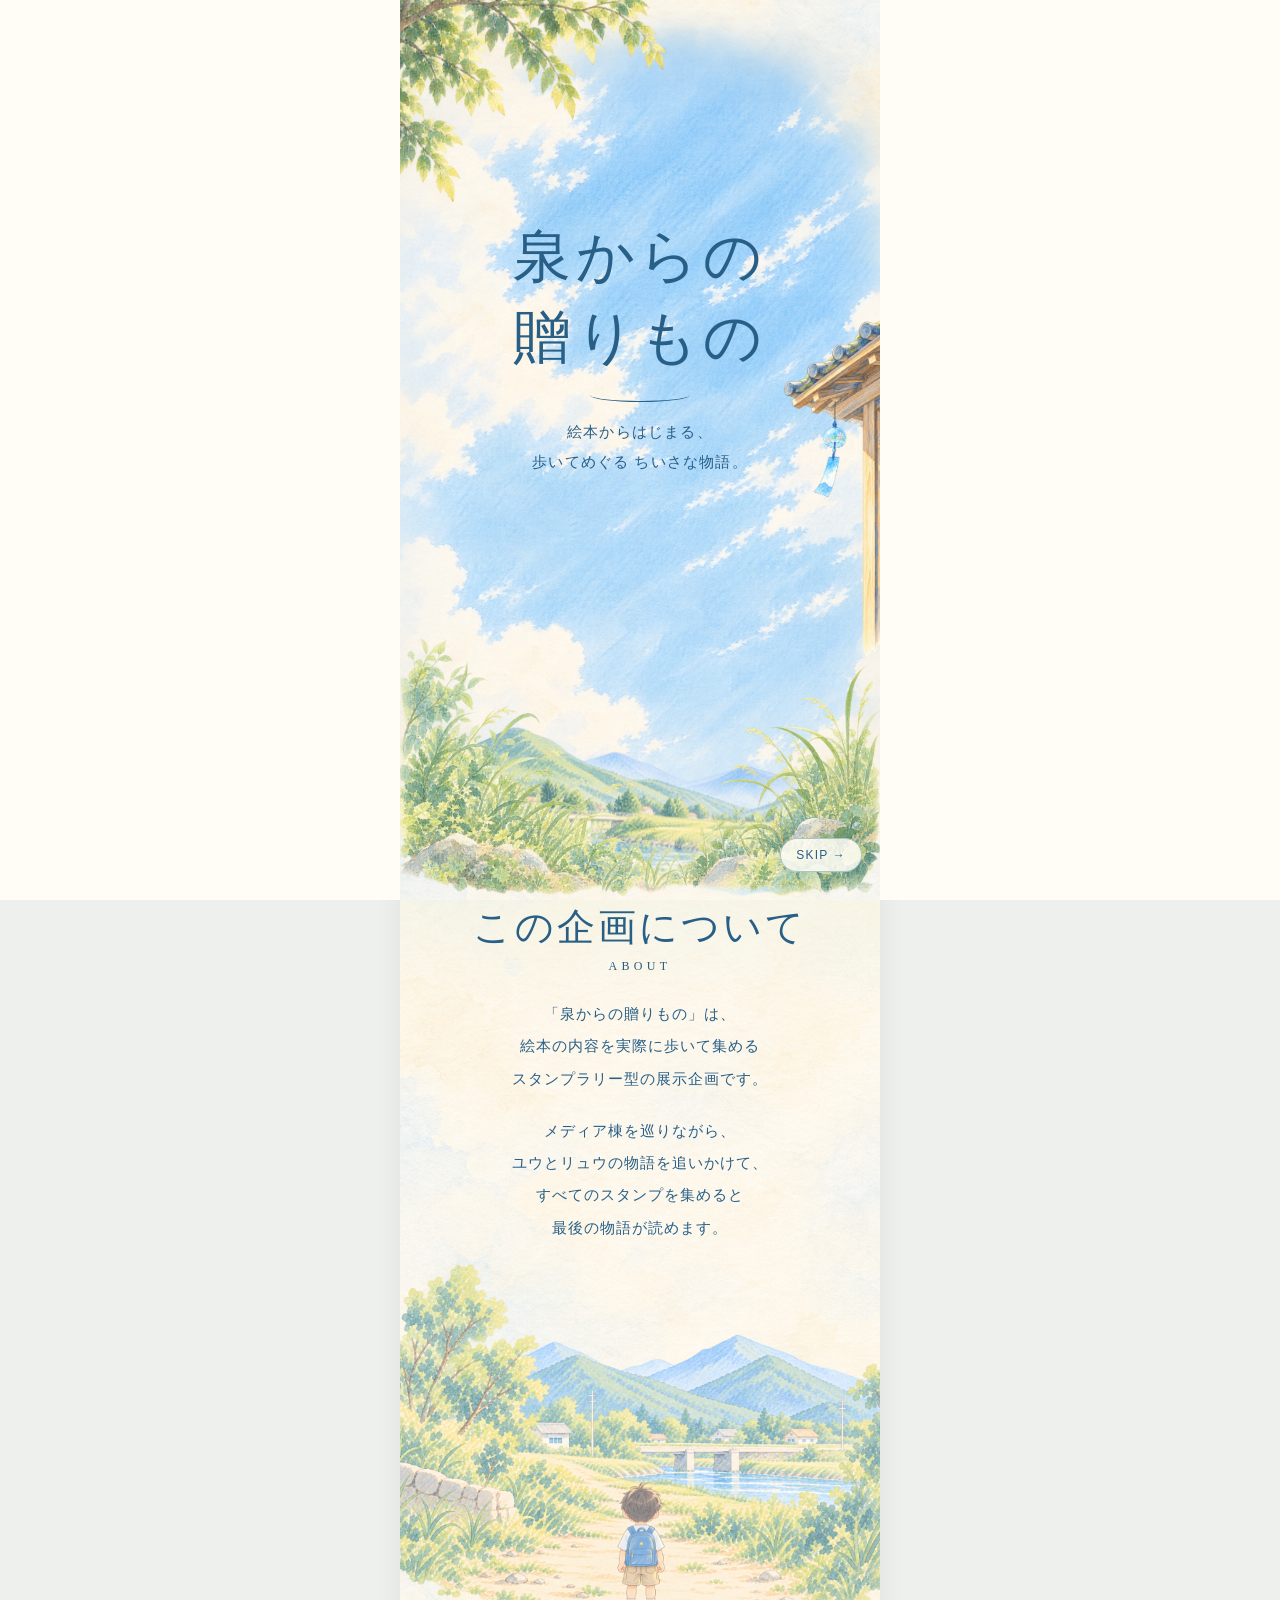
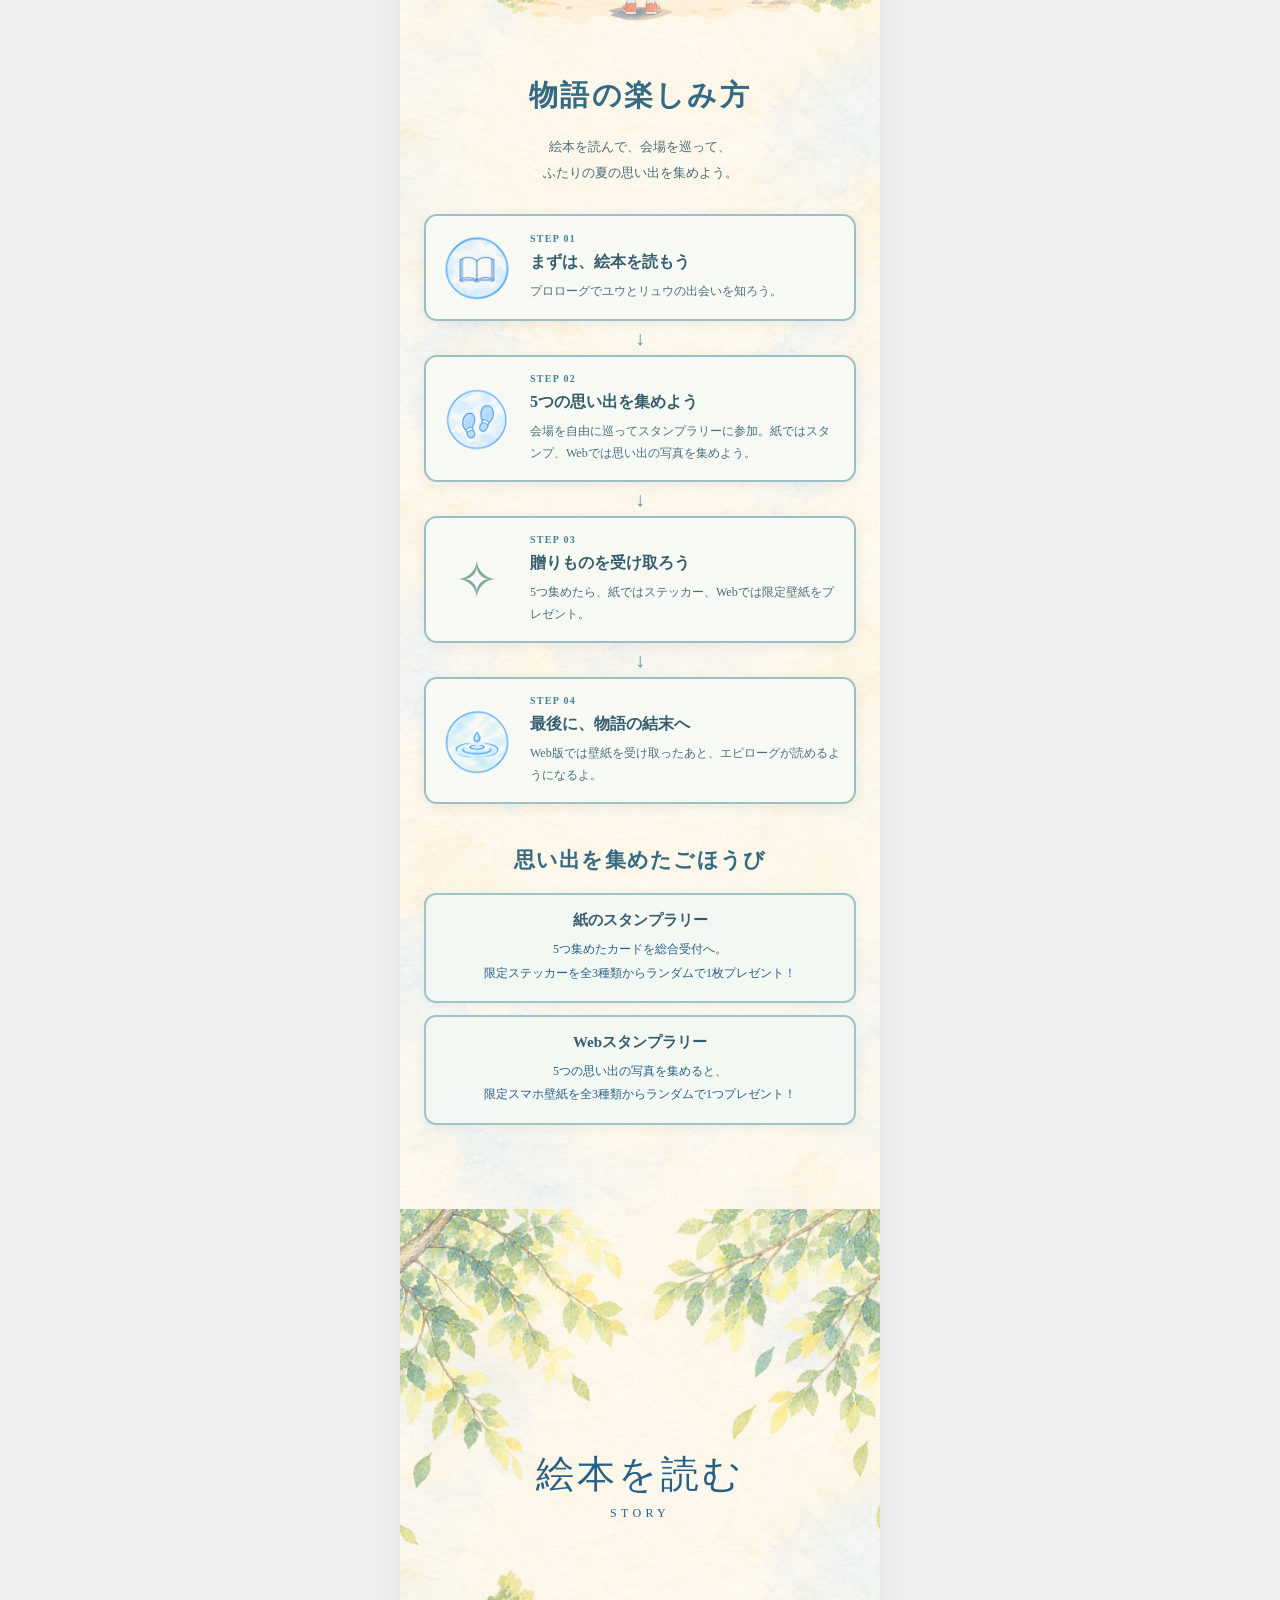
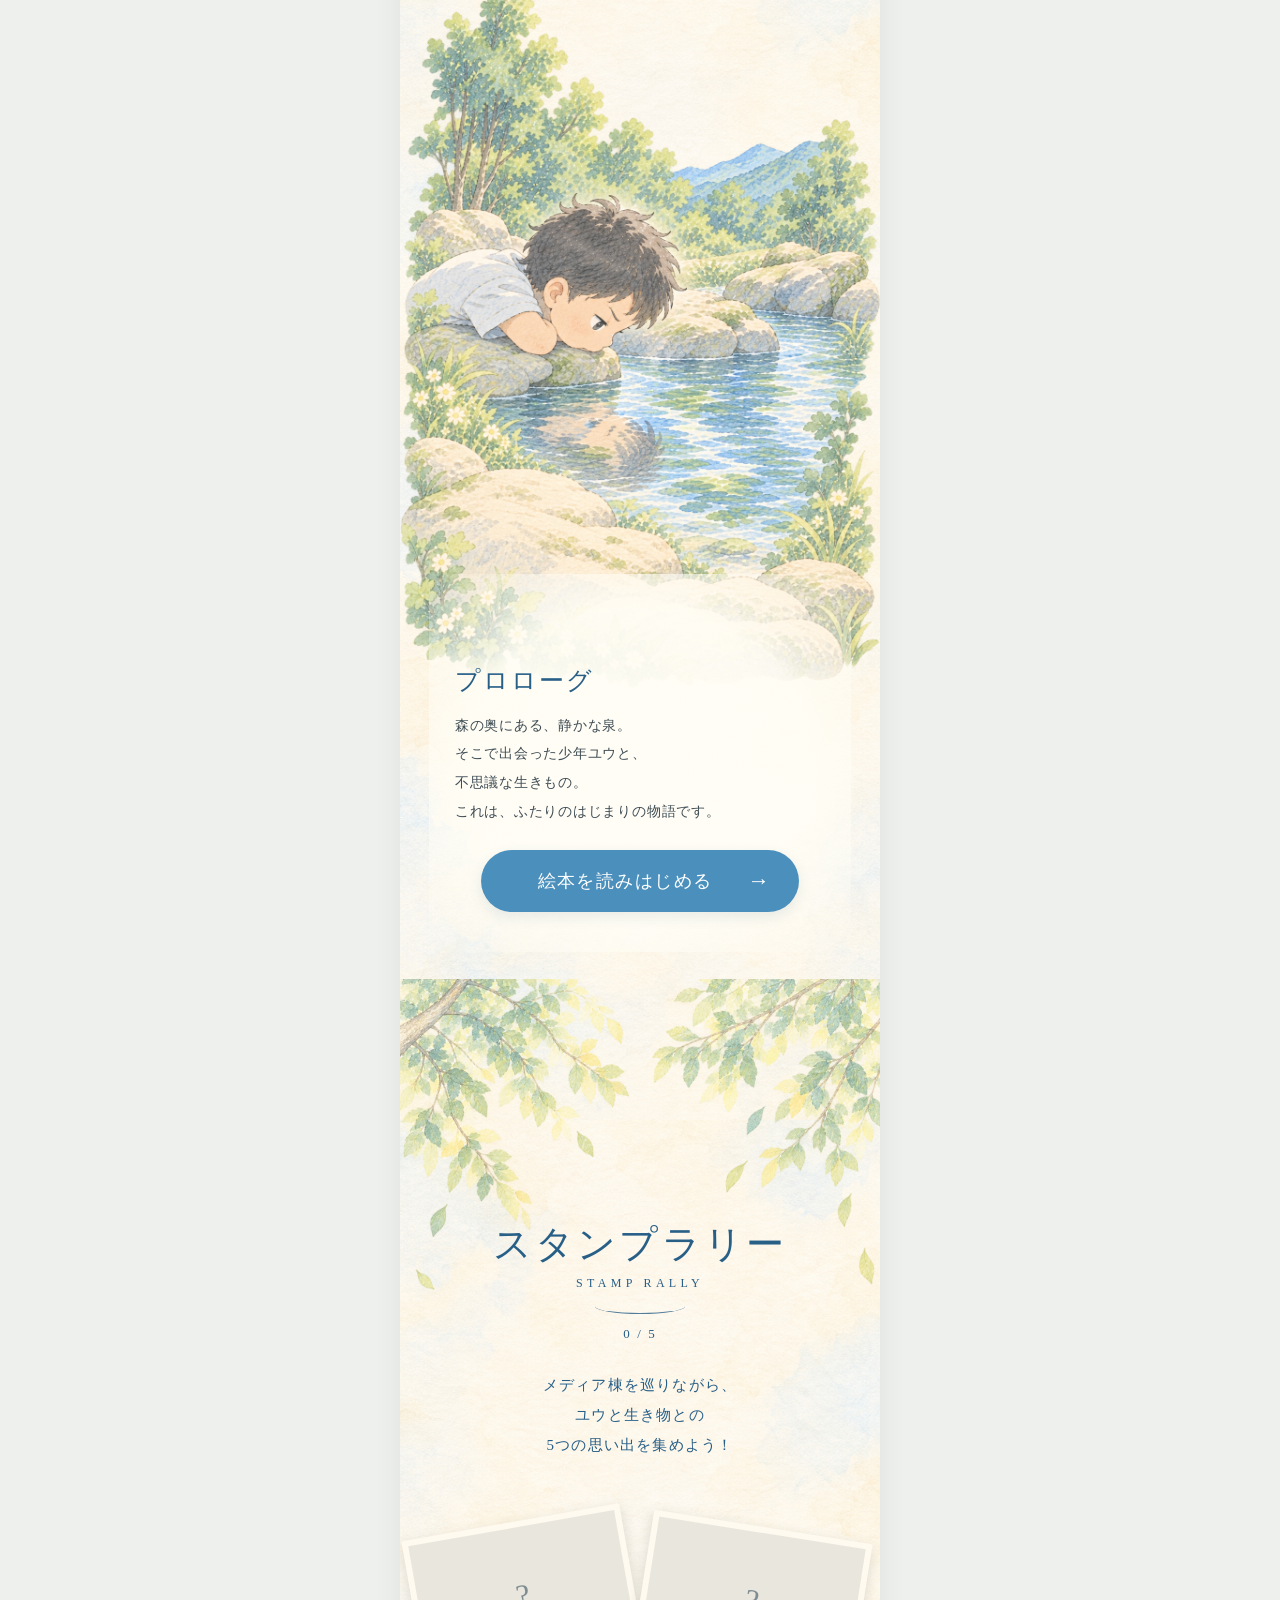
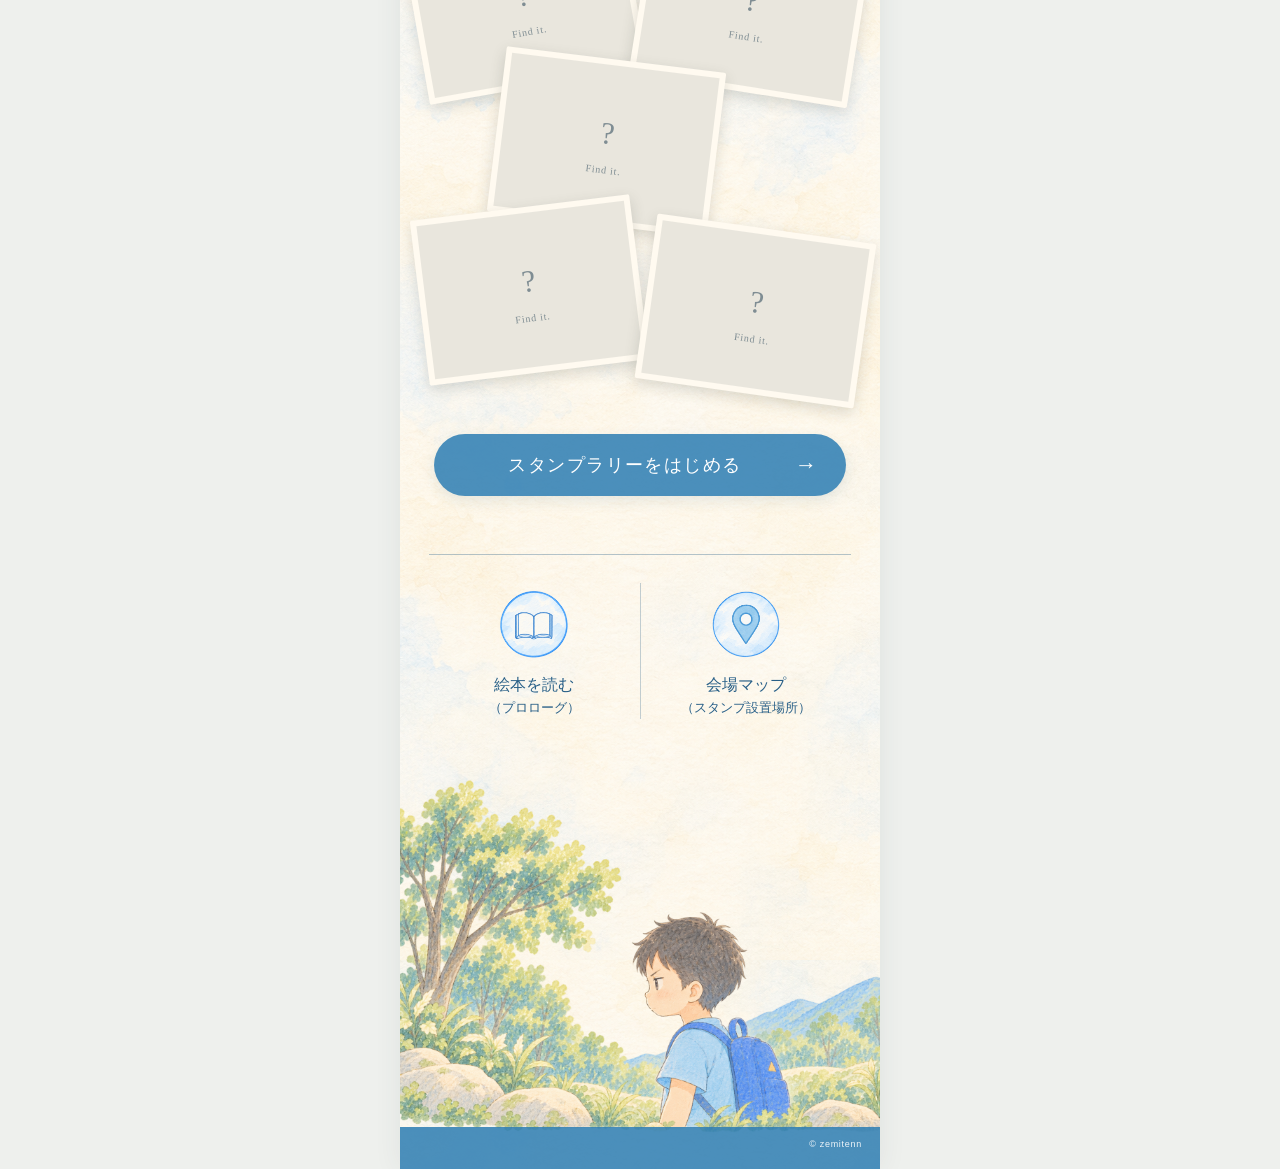
<file: index.html>
<!doctype html>
<html lang="ja">
  <head>
    <meta charset="UTF-8" />
    <meta name="viewport" content="width=device-width, initial-scale=1.0" />
    <title>泉からの贈りもの</title>
    <link rel="stylesheet" href="CSS/style.css?v=opening2" />
  </head>

  <body>
    <div class="opening-screen" id="opening-screen" aria-label="泉からの贈りもの オープニング">
      <div class="opening-art">
        <img src="images/sky1.png" class="opening-sky" alt="" />
        <img src="images/leaf1.png" class="opening-leaf" alt="" />
        <img src="images/huurinn.png" class="opening-windchime" alt="" />
        <div class="opening-title"><h2>泉からの<br />贈りもの</h2><span class="opening-rule"></span><p>絵本からはじまる、<br />歩いてめぐる ちいさな物語。</p></div>
        <div class="opening-landscape"><img src="images/mountain1.png" alt="" /><img src="images/grass.png" alt="" /></div>
      </div>
      <button type="button" class="opening-skip" id="opening-skip">SKIP →</button>
    </div>
    <header class="site-header" id="site-header"><a href="index.html" class="header-brand">泉からの贈りもの<small>IZUMI NO OKURIMONO</small></a></header>
    <button
      class="menu-toggle"
      type="button"
      aria-label="メニューを開く"
      aria-expanded="false"
    >
      <span></span><span></span><span></span>
    </button>

    <div class="menu-overlay" aria-hidden="true">
      <nav class="menu-panel" aria-label="メインメニュー">
        <a href="#top">TOP</a>
        <a href="#about">この企画について</a>
        <a href="story.html">絵本を読む</a>
        <a href="stamp.html">スタンプラリー</a>
        <a href="map.html">会場マップ</a>
      </nav>
    </div>

    <main class="site">
      <!-- TOP: ポスタービジュアルをそのまま表示 -->
      <section id="top" class="page-section poster-top-section">
        <img src="images/top-keyvisual.png" class="poster-top-image" alt="泉のほとりで優とリュウが水面を覗き込む。あの泉には、忘れられない夏がある。" />
        <div class="poster-scroll" aria-hidden="true">SCROLL <span>↓</span></div>
      </section>

      <!-- ABOUT -->
      <section id="about" class="page-section about-section">
        <img src="images/leaf2.png" class="decor about-leaf" alt="" />
        <img src="images/leaf2.5.png" class="decor about-leaf-right" alt="" />

        <div class="section-heading about-heading">
          <h2>この企画について</h2>
          <p class="english-title">ABOUT</p>
        </div>

        <div class="about-text">
          <p>
            「泉からの贈りもの」は、<br />
            絵本の内容を実際に歩いて集める<br />
            スタンプラリー型の展示企画です。
          </p>

          <p>
            メディア棟を巡りながら、<br />
            ユウとリュウの物語を追いかけて、<br />
            すべてのスタンプを集めると<br />
            最後の物語が読めます。
          </p>
        </div>

        <div class="about-scene">
          <img src="images/mountain2.png" class="about-mountain" alt="" />
          <img src="images/yuu_back.png" class="about-yuu" alt="" />
        </div>

        <div class="experience">
          <h3>物語の楽しみ方</h3>
          <p class="experience-lead">絵本を読んで、会場を巡って、<br />ふたりの夏の思い出を集めよう。</p>
          <div class="experience-steps">
            <a class="experience-step" href="story.html"><img src="images/book.png" alt="" /><span><small>STEP 01</small><strong>まずは、絵本を読もう</strong><em>プロローグでユウとリュウの出会いを知ろう。</em></span></a>
            <div class="experience-arrow" aria-hidden="true">↓</div>
            <a class="experience-step" href="stamp.html"><img src="images/footprints.png" alt="" /><span><small>STEP 02</small><strong>5つの思い出を集めよう</strong><em>会場を自由に巡ってスタンプラリーに参加。紙ではスタンプ、Webでは思い出の写真を集めよう。</em></span></a>
            <div class="experience-arrow" aria-hidden="true">↓</div>
            <div class="experience-step"><span class="experience-symbol" aria-hidden="true">✧</span><span><small>STEP 03</small><strong>贈りものを受け取ろう</strong><em>5つ集めたら、紙ではステッカー、Webでは限定壁紙をプレゼント。</em></span></div>
            <div class="experience-arrow" aria-hidden="true">↓</div>
            <div class="experience-step"><img src="images/fountain.png" alt="" /><span><small>STEP 04</small><strong>最後に、物語の結末へ</strong><em>Web版では壁紙を受け取ったあと、エピローグが読めるようになるよ。</em></span></div>
          </div>
          <div class="experience-gifts">
            <h4>思い出を集めたごほうび</h4>
            <div class="experience-gift"><strong>紙のスタンプラリー</strong><p>5つ集めたカードを総合受付へ。<br />限定ステッカーを全3種類からランダムで1枚プレゼント！</p></div>
            <div class="experience-gift"><strong>Webスタンプラリー</strong><p>5つの思い出の写真を集めると、<br />限定スマホ壁紙を全3種類からランダムで1つプレゼント！</p></div>
          </div>
        </div>

        
      </section>

      <!-- STORY -->
      <section id="story" class="page-section story-section">
        <img src="images/leaf5.png" class="story-leaf35" alt="" />

        <div class="section-heading story-heading">
          <h2>絵本を読む</h2>
          <p class="english-title">STORY</p>
        </div>

        <img
          src="images/yuu_mizu.png"
          class="story-main-image"
          alt="泉を覗き込むユウ"
        />

        <div class="story-copy">
          <h3>プロローグ</h3>
          <p>
            森の奥にある、静かな泉。<br />
            そこで出会った少年ユウと、<br />
            不思議な生きもの。<br />
            これは、ふたりのはじまりの物語です。
          </p>

          <a href="story.html" class="main-button">
            <span>絵本を読みはじめる</span><span class="arrow">→</span>
          </a>
        </div>
      </section>

      <!-- STAMP RALLY -->
      <section id="stamp" class="page-section stamp-section">
        <img src="images/leaf5.png" class="decor stamp-leaf" alt="" />

        <div class="section-heading stamp-heading">
          <h2>スタンプラリー</h2>
          <p class="english-title">STAMP RALLY</p>
          <div class="water-line small"></div>
        </div>

        <p class="stamp-progress-top" aria-live="polite">
          <span id="topStampCount">0</span> / 5
        </p>

        <p class="stamp-intro">
          メディア棟を巡りながら、<br />
          ユウと生き物との<br />
          5つの思い出を集めよう！
        </p>

        <div class="stamp-grid">
          <div class="stamp-item" data-stamp="1">
            <img src="images/memory1.jpg" alt="縁側のきゅうり" />
          </div>
          <div class="stamp-item" data-stamp="2">
            <img src="images/memory2.jpg" alt="夏の虫とり" />
          </div>
          <div class="stamp-item" data-stamp="3">
            <img src="images/memory3.jpg" alt="川での魚釣り" />
          </div>
          <div class="stamp-item" data-stamp="4">
            <img src="images/memory4.jpg" alt="どろんこ遊び" />
          </div>
          <div class="stamp-item" data-stamp="5">
            <img src="images/memory5.jpg" alt="木陰のお昼寝" />
          </div>
        </div>

        <a href="stamp.html" class="main-button stamp-button">
          <span>スタンプラリーをはじめる</span><span class="arrow">→</span>
        </a>

        <div class="sub-navigation">
          <a href="story.html">
            <img src="images/book.png" alt="" />
            <strong>絵本を読む</strong><small>（プロローグ）</small>
          </a>
          <a href="map.html">
            <img src="images/map.png" alt="" />
            <strong>会場マップ</strong><small>（スタンプ設置場所）</small>
          </a>
        </div>

        <img
          src="images/yuu_sita.png"
          class="stamp-bottom-scene"
          alt="山道を歩くユウ"
        />
      </section>

      <footer class="site-footer">
        <p class="footer-copy">© zemitenn</p>
      </footer>
    </main>

    <script src="js/main.js?v=opening2"></script>
  </body>
</html>
</file>
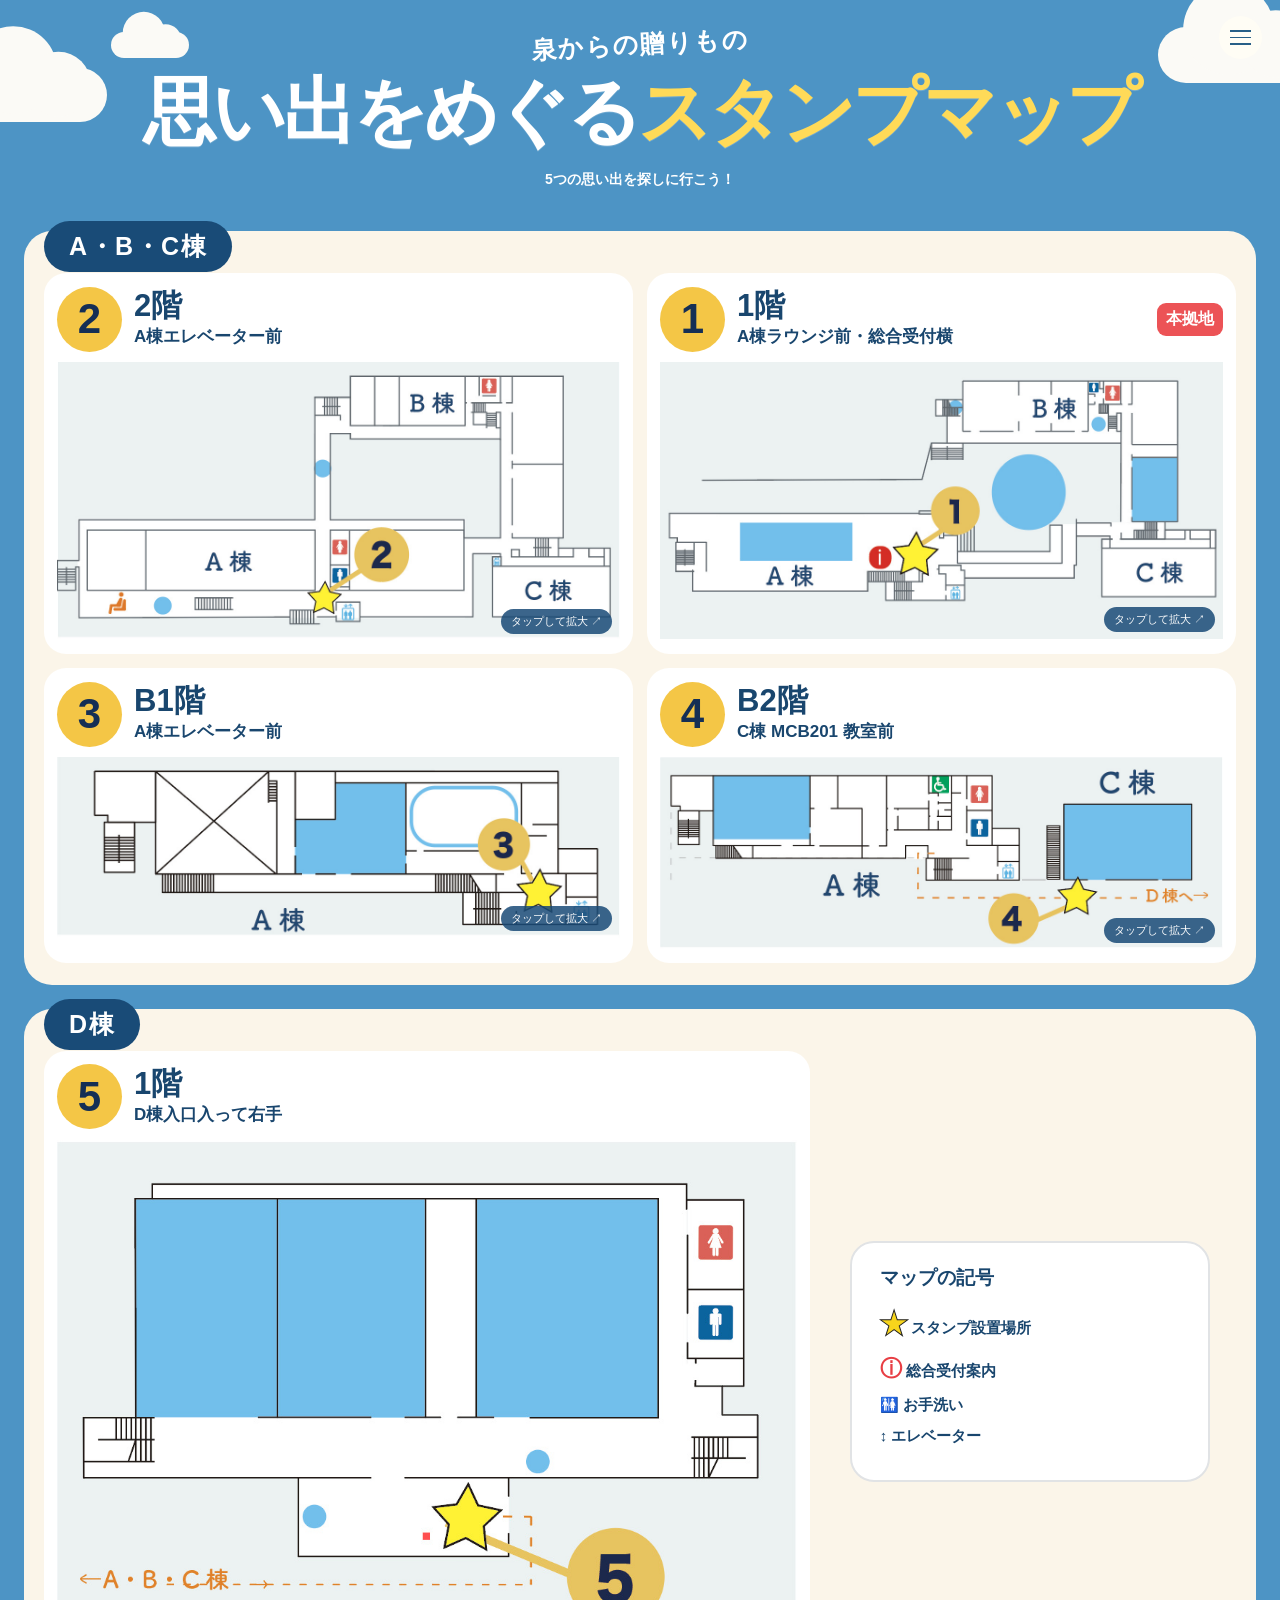
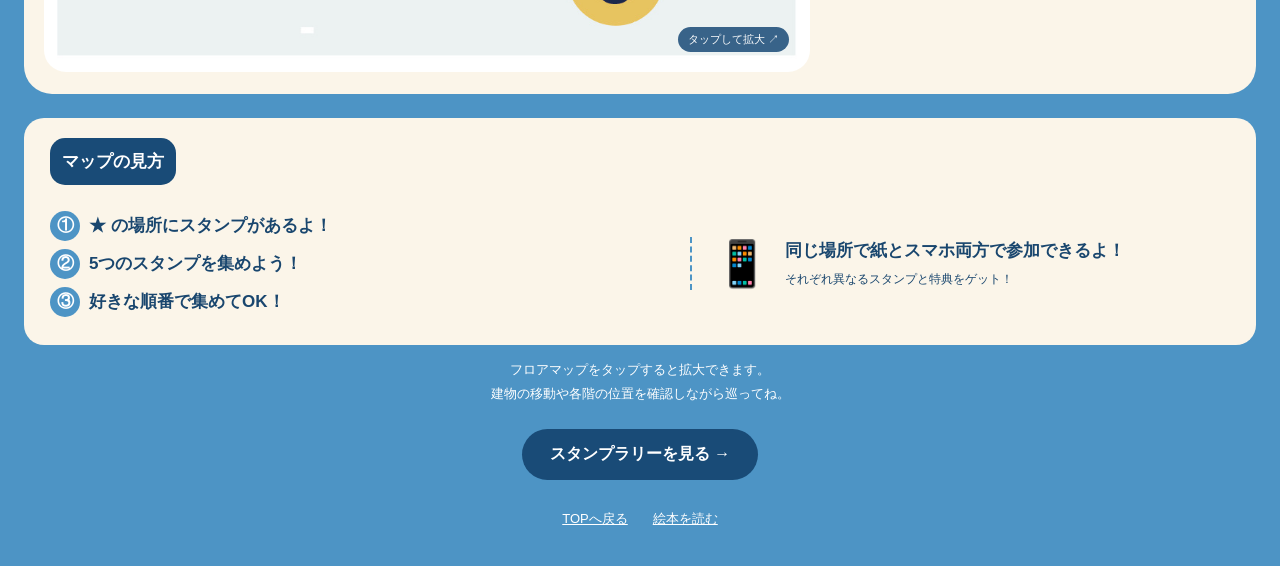
<file: map.html>
<!doctype html><html lang="ja"><head><meta charset="utf-8"><meta name="viewport" content="width=device-width,initial-scale=1"><title>思い出をめぐるスタンプマップ｜泉からの贈りもの</title><link rel="stylesheet" href="CSS/map.css"></head><body>
<button class="menu-toggle" type="button" aria-label="メニューを開く" aria-expanded="false"><span></span><span></span><span></span></button><div class="menu-overlay" aria-hidden="true"><nav class="menu-panel" aria-label="メインメニュー"><a href="index.html#top">TOP</a><a href="index.html#about">この企画について</a><a href="story.html">絵本を読む</a><a href="stamp.html">スタンプラリー</a><a href="map.html">会場マップ</a></nav></div>
<main class="map-main"><header class="sky"><span class="cloud cloud-a"></span><span class="cloud cloud-b"></span><span class="cloud cloud-c"></span><p class="eyebrow">泉からの贈りもの</p><h1>思い出をめぐる<span>スタンプマップ</span></h1><p class="sky-caption">5つの思い出を探しに行こう！</p></header>
<div class="map-content"><section class="building"><h2>A・B・C棟</h2><div class="spot-grid"><article class="spot"><div class="spot-heading"><span class="spot-num">2</span><div><h3>2階</h3><p>A棟エレベーター前</p></div></div><button class="map-image" type="button" data-full="images/venue/abc_2f.jpg" aria-label="スポット2のマップを拡大"><img loading="lazy" src="images/venue/abc_2f.jpg" alt="スタンプ2の場所を星印で示した2階のフロアマップ"><span class="zoom-hint">タップして拡大 <span aria-hidden="true">↗</span></span></button></article><article class="spot"><div class="spot-heading"><span class="spot-num">1</span><div><h3>1階</h3><p>A棟ラウンジ前・総合受付横</p></div><span class="home-label">本拠地</span></div><button class="map-image" type="button" data-full="images/venue/abc_1f.jpg" aria-label="スポット1のマップを拡大"><img loading="lazy" src="images/venue/abc_1f.jpg" alt="スタンプ1の場所を星印で示した1階のフロアマップ"><span class="zoom-hint">タップして拡大 <span aria-hidden="true">↗</span></span></button></article><article class="spot"><div class="spot-heading"><span class="spot-num">3</span><div><h3>B1階</h3><p>A棟エレベーター前</p></div></div><button class="map-image" type="button" data-full="images/venue/b_1f.jpg" aria-label="スポット3のマップを拡大"><img loading="lazy" src="images/venue/b_1f.jpg" alt="スタンプ3の場所を星印で示したB1階のフロアマップ"><span class="zoom-hint">タップして拡大 <span aria-hidden="true">↗</span></span></button></article><article class="spot"><div class="spot-heading"><span class="spot-num">4</span><div><h3>B2階</h3><p>C棟 MCB201 教室前</p></div></div><button class="map-image" type="button" data-full="images/venue/b_2f.jpg" aria-label="スポット4のマップを拡大"><img loading="lazy" src="images/venue/b_2f.jpg" alt="スタンプ4の場所を星印で示したB2階のフロアマップ"><span class="zoom-hint">タップして拡大 <span aria-hidden="true">↗</span></span></button></article></div></section><section class="building"><h2>D棟</h2><div class="spot-grid spot-grid-d"><article class="spot"><div class="spot-heading"><span class="spot-num">5</span><div><h3>1階</h3><p>D棟入口入って右手</p></div></div><button class="map-image" type="button" data-full="images/venue/d_1f.jpg" aria-label="スポット5のマップを拡大"><img loading="lazy" src="images/venue/d_1f.jpg" alt="スタンプ5の場所を星印で示した1階のフロアマップ"><span class="zoom-hint">タップして拡大 <span aria-hidden="true">↗</span></span></button></article><aside class="legend"><h3>マップの記号</h3><p><span class="legend-star">★</span> スタンプ設置場所</p><p><span class="legend-info">ⓘ</span> 総合受付案内</p><p>🚻 お手洗い</p><p>↕ エレベーター</p></aside></div></section>
<section class="guide"><h2>マップの見方</h2><div class="guide-grid"><p><b>①</b><span><strong>★ の場所</strong>にスタンプがあるよ！</span></p><p><b>②</b><span>5つのスタンプを集めよう！</span></p><p><b>③</b><span>好きな順番で集めてOK！</span></p></div><div class="guide-web"><span aria-hidden="true">📱</span><div><strong>同じ場所で紙とスマホ両方で参加できるよ！</strong><small>それぞれ異なるスタンプと特典をゲット！</small></div></div></section>
<p class="foot-note">フロアマップをタップすると拡大できます。<br>建物の移動や各階の位置を確認しながら巡ってね。</p><a class="cta" href="stamp.html">スタンプラリーを見る →</a><nav class="bottom-links"><a href="index.html">TOPへ戻る</a><a href="story.html">絵本を読む</a></nav></div></main>
<div id="zoom" class="lightbox" hidden role="dialog" aria-modal="true" aria-label="会場マップの拡大表示"><button id="zoomClose" class="close" type="button" aria-label="閉じる">×</button><div class="zoom-scroller"><img id="zoomImage" alt="拡大した会場マップ"></div><p>指で拡大・スクロールして確認できます</p></div><script src="js/main.js"></script><script src="js/map.js"></script></body></html>
</file>
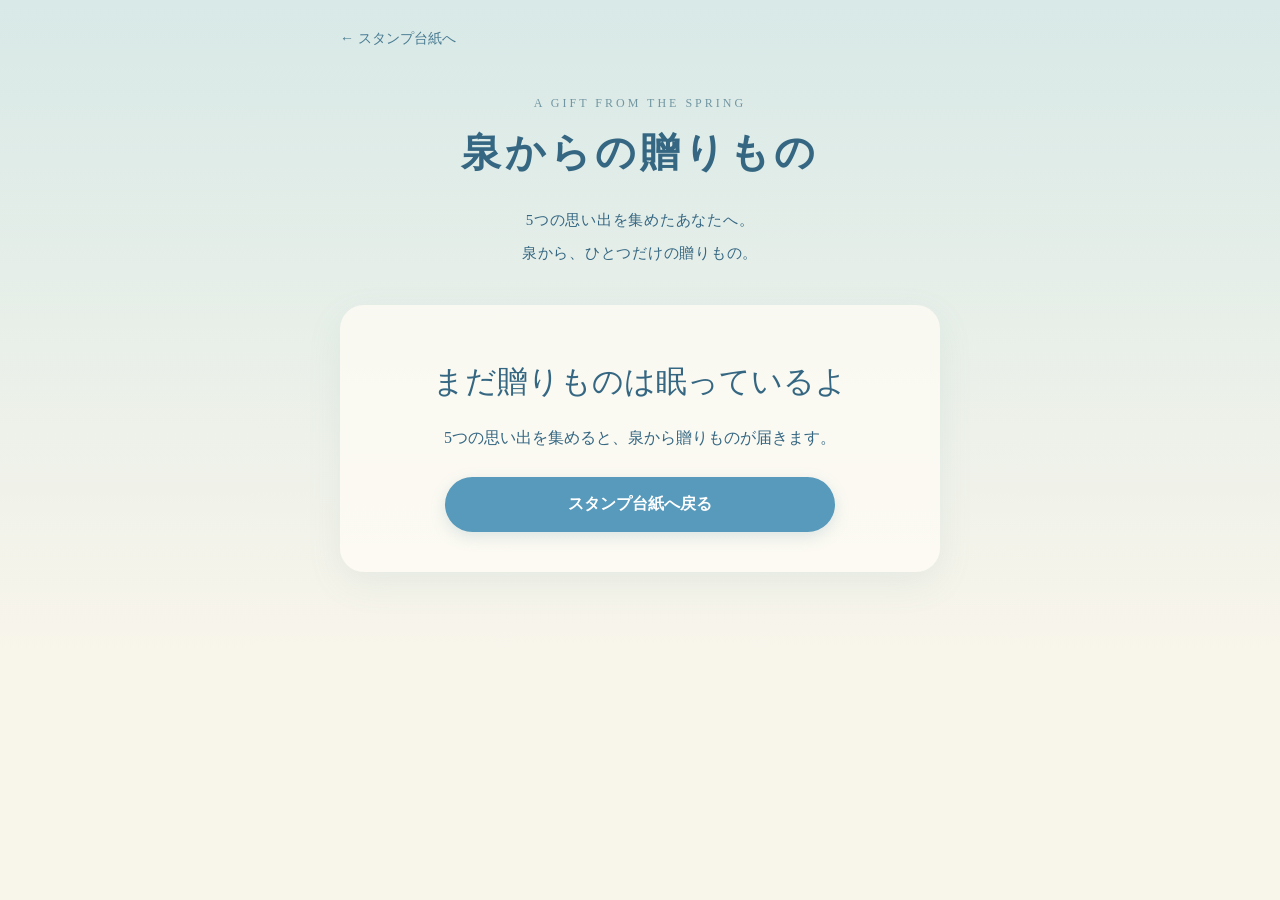
<file: reward.html>
<!doctype html>
<html lang="ja"><head><meta charset="utf-8"><meta name="viewport" content="width=device-width, initial-scale=1"><title>泉からの贈りもの｜特別な贈りもの</title><link rel="stylesheet" href="CSS/reward.css"></head>
<body><main class="reward-page"><a class="back" href="stamp.html">← スタンプ台紙へ</a><p class="eyebrow">A GIFT FROM THE SPRING</p><h1>泉からの贈りもの</h1><p class="intro" id="intro">5つの思い出を集めたあなたへ。<br>泉から、ひとつだけの贈りもの。</p>
<section id="locked" class="notice" hidden><h2>まだ贈りものは眠っているよ</h2><p>5つの思い出を集めると、泉から贈りものが届きます。</p><a class="action" href="stamp.html">スタンプ台紙へ戻る</a></section>
<section id="draw" class="draw" hidden><div class="spring" aria-hidden="true"><div class="spring-glow"></div><div class="spring-ring ring-a"></div><div class="spring-ring ring-b"></div><div class="spring-center">✦</div></div><p class="hint">水面の向こうに、何かが見える……</p><button id="drawButton" class="action">泉に手を伸ばす <span>✧</span></button></section>
<section id="reveal" class="reveal" hidden aria-live="polite"><div class="spring small" aria-hidden="true"><div class="spring-glow"></div><div class="spring-ring ring-a"></div><div class="spring-ring ring-b"></div><div class="spring-center">✦</div></div><p id="revealText" class="hint">泉がきらきらと輝きはじめた……</p></section>
<section id="result" class="result" hidden><p class="eyebrow">YOUR SPECIAL GIFT</p><h2>あなたへの贈りもの</h2><div class="wallpaper-frame"><img id="wallpaper" alt="当たった限定スマホ壁紙"></div><p class="result-message">この夏の思い出を、いつでもそばに。</p><a id="saveLink" class="action" href="#" download>壁紙を保存する <span>↓</span></a><p class="save-help">iPhoneの場合は、画像を長押しして「写真に保存」してね。<br>保存できないときは画像を開いて長押ししてみてね。</p><div class="epilogue-next"><p>5つの思い出がそろった今、物語の結末へ。</p><a class="action" href="story.html?book=epilogue">最後のお話を読む →</a></div><p class="once">贈りものは一度だけ。もう一度開いても、同じ壁紙を受け取れます。</p></section>
</main><script src="js/reward.js"></script></body></html>
</file>
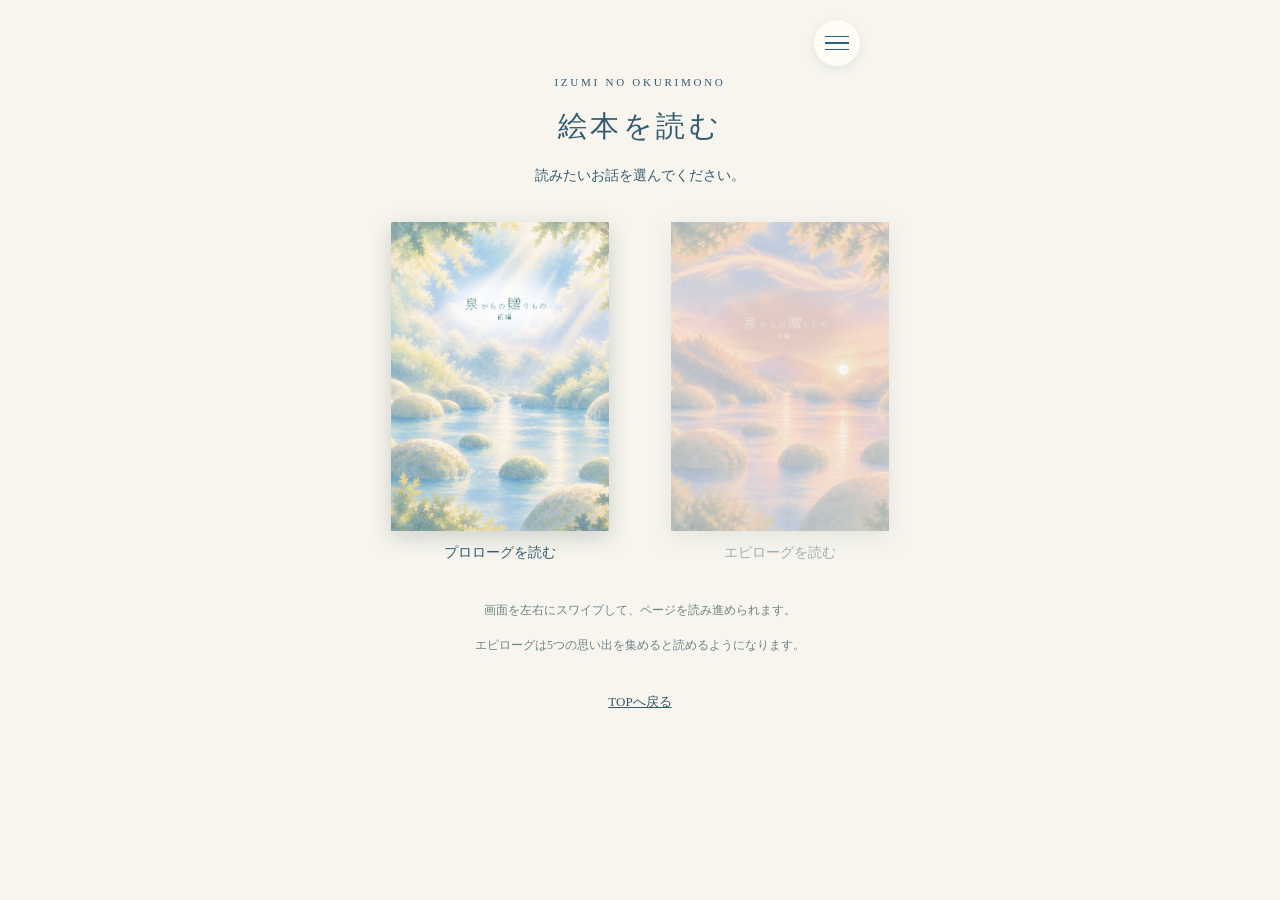
<file: story.html>
<!doctype html><html lang="ja"><head><meta charset="utf-8"><meta name="viewport" content="width=device-width,initial-scale=1,viewport-fit=cover"><title>絵本を読む｜泉からの贈りもの</title><link rel="stylesheet" href="CSS/story.css"></head><body><button class="menu-toggle" type="button" aria-label="メニューを開く" aria-expanded="false"><span></span><span></span><span></span></button><div class="menu-overlay" aria-hidden="true"><nav class="menu-panel" aria-label="メインメニュー"><a href="index.html#top">TOP</a><a href="index.html#about">この企画について</a><a href="story.html">絵本を読む</a><a href="stamp.html">スタンプラリー</a><a href="map.html">会場マップ</a></nav></div><main class="reader-app"><div id="selection" class="selection"><p class="eyebrow">IZUMI NO OKURIMONO</p><h1>絵本を読む</h1><p class="description">読みたいお話を選んでください。</p><div class="books"><button class="book-choice" data-book="prologue"><img src="images/books/prologue/cover.jpg" alt="プロローグの表紙"><span>プロローグを読む</span></button><button class="book-choice" data-book="epilogue"><img src="images/books/epilogue/cover.jpg" alt="エピローグの表紙"><span>エピローグを読む</span></button></div><p class="orientation-note">画面を左右にスワイプして、ページを読み進められます。</p><p id="epilogueLockNote" class="orientation-note" hidden>エピローグは5つの思い出を集めると読めるようになります。</p><a class="backlink" href="index.html">TOPへ戻る</a></div><section id="viewer" class="viewer" hidden aria-label="絵本ビューワー"><div class="book-stage" id="bookStage" aria-live="polite"><div id="spread" class="spread"></div></div><div id="readerHint" class="reader-hint">2本指で拡大・縮小できます。画面タップで操作バーを表示・非表示。</div><div class="toolbar" id="toolbar"><button id="exit" type="button" aria-label="絵本を閉じる">× <span>閉じる</span></button><button id="prev" type="button" aria-label="前のページ">‹</button><span id="counter"></span><button id="next" type="button" aria-label="次のページ">›</button><button id="fullscreen" type="button" aria-label="全画面にする">⛶</button></div><div class="finish" id="finish" hidden><p>物語のつづきは、会場の中に。</p><a href="stamp.html">スタンプラリーへ →</a></div></section></main><script src="js/story.js"></script><script src="js/story-menu.js"></script></body></html>
</file>
<file: CSS/style.css>
*{box-sizing:border-box}
html{scroll-behavior:smooth}
body{
  margin:0;
  background:#eef0ed;
  color:#285f87;
  font-family:"Yu Mincho","Hiragino Mincho ProN","Noto Serif JP",serif;
}
img{max-width:100%}
a{color:inherit}
.site{
  position:relative;
  width:min(100%,480px);
  margin:0 auto;
  overflow:hidden;
  background:#fffdf5 url("../images/bg.png") center top/100% auto repeat-y;
  box-shadow:0 0 26px rgba(45,70,80,.08);
}
.page-section{position:relative;width:100%;overflow:hidden}
.decor{position:absolute;pointer-events:none;z-index:1}
.section-heading{position:relative;z-index:5;text-align:center}
.section-heading h2{margin:0;font-size:clamp(29px,8vw,38px);font-weight:400;letter-spacing:.08em}
.english-title{margin:6px 0 0;font-size:12px;letter-spacing:.36em}
.water-line{width:105px;height:15px;margin:12px auto;border-bottom:1.5px solid rgba(40,95,135,.8);border-radius:50%}
.water-line.small{width:90px;margin-top:8px}
.main-button{
  position:relative;z-index:7;display:flex;align-items:center;justify-content:center;
  width:86%;min-height:62px;margin:24px auto 0;padding:14px 58px 14px 28px;
  border-radius:999px;background:rgba(46,126,180,.86);color:white;text-decoration:none;
  font-size:clamp(15px,4vw,18px);letter-spacing:.08em;box-shadow:0 5px 14px rgba(32,84,120,.10)
}
.main-button .arrow{position:absolute;right:28px;font-size:22px}

/* TOP */
.top-section{
  min-height:960px;
  position:relative;
  overflow:hidden;
}

.top-sky{
  top:0;
  left:0;
  width:100%;
  opacity:.78;
}

/* 左上の葉：前より大きく */
.top-leaf-left{
  top:-18px;
  left:-24px;
  width:72%;
  max-width:none;
  z-index:4;
}

/* 右上の軒＋風鈴：風鈴まで見える位置へ */
.top-huurin{
  top:365px;
  right:-2px;
  width:36%;
  max-width:none;
  z-index:2;
  opacity:.92;
}

/* タイトル・説明 */
.top-text{
  position:relative;
  z-index:7;
  padding-top:220px;
  text-align:center;
}

.top-text h1{
  margin:0;
  font-size:clamp(43px,12vw,58px);
  font-weight:400;
  line-height:1.35;
  letter-spacing:.08em;
}

.top-text h1 span{
  display:block;
}

.top-text p{
  margin:0;
  font-size:15px;
  line-height:2;
  letter-spacing:.10em;
}

/* TOP下部：素材をクロップせずそのまま重ねる */
.top-landscape{
  position:absolute;
  left:0;
  right:0;
  bottom:142px;
  height:400px;
  z-index:3;
  overflow:visible;
}

/* 山・川：object-fit:cover を使わず画像全体を表示 */
.top-mountain{
  position:absolute;
  left:50%;
  bottom:8px;
  width:100%;
  height:auto;
  max-width:none;
  transform:translateX(-50%);
  object-fit:contain;
  object-position:center bottom;
  z-index:2;
}

/* 草：山の手前に重ねる */
.top-grass{
  position:absolute;
  left:50%;
  bottom:0;
  width:100%;
  height:auto;
  max-width:none;
  transform:translateX(-50%);
  object-fit:contain;
  z-index:4;
  pointer-events:none;
}

/* ABOUT */
.about-section{min-height:1120px;padding-top:58px;overflow:visible}
.about-leaf{
  top:-215px;
  left:-18%;
  right:auto;
  width:92%;
  max-width:none;
  opacity:.78;
  z-index:4;
  pointer-events:none;
}
.about-leaf-right{
  top:-235px;
  right:-24%;
  left:auto;
  width:78%;
  max-width:none;
  opacity:.72;
  z-index:4;
  pointer-events:none;
}
.about-heading{position:relative;z-index:5;padding:0 22px;margin-top:-42px}
.about-text{position:relative;z-index:5;margin:24px auto 0;width:88%;text-align:center;font-size:15px;line-height:2.15;letter-spacing:.07em}
.about-text p{margin:0 0 20px}
.about-scene{position:relative;height:390px;margin-top:-8px;z-index:3}
.about-mountain{
  display:block;
  position:relative;
  left:50%;
  width:116%;
  max-width:none;
  height:auto;
  margin:0;
  transform:translateX(-50%);
}
.about-yuu{
  position:absolute;
  left:50%;
  bottom:5%;
  transform:translateX(-50%);
  width:21%;
  max-width:none;
  height:auto;
  z-index:3;
}
.experience{position:relative;z-index:5;padding:28px 20px 54px;text-align:center}
.experience h3{margin:0 0 28px;font-size:22px;font-weight:400;letter-spacing:.08em}
.experience-grid{display:grid;grid-template-columns:repeat(3,1fr);gap:12px}
.experience-grid a{text-decoration:none;font-size:13px}
.experience-grid img{display:block;width:84px;margin:0 auto 10px}
.experience-grid strong,.experience-grid small{display:block;font-weight:400;line-height:1.6}
.about-leaf-bottom{
  display:block;
  position:relative;
  z-index:4;
  width:108%;
  max-width:none;
  height:auto;
  left:50%;
  transform:translateX(-50%);
  margin:-18px 0 -86px;
  opacity:.76;
  pointer-events:none;
}

/* STORY */
.story-section{min-height:1370px;padding-top:0}
.story-leaf35 {
  display: block;
  position: absolute;
  top: 0;
  left: 50%;
  z-index: 4;
  width: 108%;
  max-width: none;
  height: auto;
  transform: translateX(-50%);
  margin: 0;
  opacity: .78;
  pointer-events: none;
}
.story-heading {
  padding-top: 240px;
  margin-bottom: 48px;
}
.story-main-image{position:relative;z-index:3;display:block;width:100%;max-height:760px;object-fit:cover;object-position:center top}
.story-copy{
  position:relative;z-index:5;width:88%;margin:-115px auto 0;padding:90px 26px 40px;
  background:radial-gradient(ellipse at center,rgba(255,253,245,.98) 0%,rgba(255,253,245,.92) 58%,rgba(255,253,245,0) 100%)
}
.story-copy h3{margin:0 0 15px;font-size:25px;font-weight:400;letter-spacing:.08em}
.story-copy p{margin:0;color:#3f4d55;font-size:14px;line-height:2.05;letter-spacing:.055em}

/* STAMP */
.stamp-section{min-height:1600px;padding-top:150px}
.stamp-leaf{top:0;left:0;width:100%;opacity:.65}
.stamp-heading{position:relative;z-index:5}
.stamp-progress-top{position:relative;z-index:5;margin:12px 0 0;text-align:center;font-size:13px;letter-spacing:.16em}
.stamp-intro{position:relative;z-index:5;margin:28px 0 0;text-align:center;font-size:15px;line-height:2;letter-spacing:.08em}
.stamp-grid{
  position:relative;z-index:5;display:grid;grid-template-columns:repeat(6,1fr);
  width:88%;margin:42px auto 0;column-gap:8px;row-gap:16px
}
.stamp-item{
  position:relative;
  aspect-ratio:1;
  border-radius:50%;
  overflow:hidden;
  background:rgba(128,140,146,.16);
  border:1px solid rgba(103,120,128,.16);
}
.stamp-item::before{
  content:"?";
  position:absolute;
  left:50%;top:43%;
  transform:translate(-50%,-50%);
  color:#7f8d93;
  font-size:34px;
  font-family:serif;
  line-height:1;
  z-index:2;
}
.stamp-item::after{
  content:"Find it.";
  position:absolute;
  left:50%;top:67%;
  transform:translate(-50%,-50%);
  color:#7f8d93;
  font-size:10px;
  letter-spacing:.08em;
  white-space:nowrap;
  z-index:2;
}
.stamp-item img{
  width:100%;height:100%;object-fit:contain;
  opacity:0;
}
.stamp-item.is-collected{
  background:transparent;
  border-color:transparent;
}
.stamp-item.is-collected::before,
.stamp-item.is-collected::after{display:none}
.stamp-item.is-collected img{opacity:1}
.stamp-item:nth-child(1){grid-column:1/3}
.stamp-item:nth-child(2){grid-column:3/5}
.stamp-item:nth-child(3){grid-column:5/7}
.stamp-item:nth-child(4){grid-column:2/4}
.stamp-item:nth-child(5){grid-column:4/6}
.stamp-button{margin-top:48px}
.sub-navigation{
  position:relative;z-index:5;display:grid;grid-template-columns:1fr 1fr;
  width:88%;margin:58px auto 0;padding-top:30px;border-top:1px solid rgba(40,95,135,.35)
}
.sub-navigation:after{content:"";position:absolute;top:28px;bottom:0;left:50%;width:1px;background:rgba(40,95,135,.28)}
.sub-navigation a{text-align:center;text-decoration:none;padding:0 16px}
.sub-navigation img{display:block;width:82px;margin:0 auto 10px}
.sub-navigation strong,.sub-navigation small{display:block;font-weight:400;line-height:1.6}
.stamp-bottom-scene{position:absolute;left:0;bottom:0;width:100%;z-index:2}

/* MENU */
.menu-toggle{
  position:fixed;top:20px;right:max(20px,calc((100vw - 480px)/2 + 20px));z-index:1001;
  width:46px;height:46px;padding:10px;border:0;border-radius:50%;background:rgba(255,253,245,.84);
  box-shadow:0 3px 12px rgba(40,95,135,.10);cursor:pointer
}
.menu-toggle span{display:block;width:24px;height:1.5px;margin:5px auto;background:#285f87;transition:.25s}
.menu-toggle.is-open span:nth-child(1){transform:translateY(6.5px) rotate(45deg)}
.menu-toggle.is-open span:nth-child(2){opacity:0}
.menu-toggle.is-open span:nth-child(3){transform:translateY(-6.5px) rotate(-45deg)}
.menu-overlay{position:fixed;inset:0;z-index:1000;display:flex;justify-content:center;visibility:hidden;opacity:0;background:rgba(44,69,79,.16);transition:.25s}
.menu-overlay.is-open{visibility:visible;opacity:1}
.menu-panel{width:min(100%,480px);min-height:100%;padding:105px 42px 40px;background:rgba(255,253,245,.96)}
.menu-panel a{display:block;padding:18px 6px;border-bottom:1px solid rgba(40,95,135,.20);text-align:center;text-decoration:none;font-size:17px;letter-spacing:.10em}
body.menu-open{overflow:hidden}

@media (max-width:380px){
  .top-section{min-height:880px}
  .top-text{padding-top:190px}
  .about-section{min-height:1080px}
  .story-section{min-height:1280px}
  .stamp-section{min-height:1500px}
  .experience-grid img{width:72px}
}

/* FINAL SPACING + FOOTER */
.stamp-section{
  min-height:auto;
  padding-bottom:0;
}
.stamp-bottom-scene{
  position:relative;
  display:block;
  left:50%;
  bottom:auto;
  width:112%;
  max-width:none;
  transform:translateX(-50%);
  margin:58px 0 0;
  z-index:2;
}
.site-footer{
  position:relative;
  z-index:6;
  width:100%;
  min-height:42px;
  padding:13px 18px 11px;
  background:rgba(46,126,180,.86);
  color:#fff;
  text-align:right;
}
.site-footer .footer-copy{
  margin:0;
  font-family:Arial,sans-serif;
  font-size:9px;
  line-height:1;
  letter-spacing:.08em;
  opacity:.9;
}
@media (max-width:380px){
  .stamp-bottom-scene{width:114%;margin-top:48px}
  .site-footer{min-height:38px;padding:12px 15px 10px}
}

/* v19: remove the small gap between the final Yuu scene and footer */
.site-footer{
  margin-top:-8px;
}

/* Album preview: keep the home page consistent with the collection */
.stamp-grid{grid-template-columns:repeat(6,minmax(0,1fr));gap:15px 9px;width:88%;margin-top:42px}
.stamp-item{aspect-ratio:4/3;border-radius:3px;background:#e9e6dd;border:6px solid #f8f5ec;box-shadow:0 2px 10px rgba(70,80,70,.11);overflow:hidden;box-sizing:border-box}
.stamp-item::before{top:44%;font-size:31px}
.stamp-item::after{top:69%;font-size:10px}
.stamp-item img{object-fit:cover}
.stamp-item.is-collected{border:6px solid #f8f5ec;box-shadow:0 2px 10px rgba(70,80,70,.14)}

/* Top page: overlapping keepsake photos */
.stamp-grid { display:block; position:relative; width:94%; height:530px; margin:24px auto 0; }
.stamp-grid .stamp-item { position:absolute; width:49%; aspect-ratio:4/3; margin:0; border:6px solid #fffaf0; border-radius:2px; box-shadow:0 5px 14px rgba(65,74,62,.18); overflow:hidden; transition:transform .25s ease; }
.stamp-grid .stamp-item:nth-child(1) { left:0%; top:7%; transform:rotate(-10deg); z-index:1; }
.stamp-grid .stamp-item:nth-child(2) { right:1%; top:8%; transform:rotate(9deg); z-index:2; }
.stamp-grid .stamp-item:nth-child(3) { left:18%; top:33%; transform:rotate(7deg); z-index:3; }
.stamp-grid .stamp-item:nth-child(4) { left:1%; top:61%; transform:rotate(-7deg); z-index:4; }
.stamp-grid .stamp-item:nth-child(5) { right:0%; top:65%; transform:rotate(8deg); z-index:5; }
.stamp-grid .stamp-item.is-collected { border:6px solid #fffaf0; box-shadow:0 5px 14px rgba(65,74,62,.18); }
.stamp-grid .stamp-item img { object-fit:cover; }
.stamp-grid .stamp-item::before { top:44%; }
.stamp-grid .stamp-item::after { top:68%; }
.stamp-button { margin-top:20px; }
@media (max-width:390px) { .stamp-grid { height:450px; } }

/* Restored ABOUT experience guide */
.experience{padding:28px 24px 72px}
.experience h3{margin-bottom:12px}
.experience-lead{font-size:13px;line-height:1.95;margin:0 0 28px}
.experience-steps{display:flex;flex-direction:column;align-items:center}
.experience-step{display:flex;align-items:center;gap:15px;width:100%;padding:14px 12px;text-align:left;text-decoration:none;background:rgba(255,253,245,.63);border:1px solid rgba(65,113,132,.13);border-radius:13px}
.experience-step img,.experience-symbol{width:76px;flex:0 0 76px;object-fit:contain}
.experience-symbol{font-size:52px;text-align:center;color:#83a8a0}
.experience-step span:not(.experience-symbol){display:flex;flex-direction:column;gap:5px}
.experience-step small{font-size:10px;letter-spacing:.13em;color:#7297a0}
.experience-step strong{font-size:15px;font-weight:500;line-height:1.6}
.experience-step em{font-size:12px;font-style:normal;line-height:1.85;color:#557b8d}
.experience-arrow{font-size:20px;line-height:1.7;color:#8aabb0}
.experience-gifts{margin-top:42px}
.experience-gifts h4{font-size:18px;font-weight:400;letter-spacing:.06em;margin:0 0 17px}
.experience-gift{padding:16px 18px;margin:0 0 12px;background:rgba(244,247,239,.7);border-radius:12px;border:1px solid rgba(65,113,132,.12)}
.experience-gift strong{font-size:14px;font-weight:500}
.experience-gift p{font-size:12px;line-height:1.95;margin:8px 0 0}
@media(max-width:380px){.about-section{min-height:0}.experience{padding-left:17px;padding-right:17px}.experience-step img,.experience-symbol{width:62px;flex-basis:62px}}


/* 2026-10-18: stronger visual hierarchy for the restored 4-step guide */
.experience h3{
  font-size:clamp(23px,6vw,29px);
  font-weight:700;
  letter-spacing:.08em;
  line-height:1.5;
  color:#356a80;
  text-align:center;
  margin:0 0 17px;
  text-shadow:0 1px 0 rgba(255,255,255,.75);
}
.experience-lead{color:#476c78;text-align:center;margin-bottom:29px}
.experience-step{
  background:rgba(247,250,245,.91);
  border:2px solid rgba(80,143,161,.55);
  box-shadow:0 3px 11px rgba(59,109,124,.09);
  padding:16px 13px;
}
.experience-step small{font-weight:700;color:#477f95}
.experience-step strong{font-weight:700;color:#355d6d;font-size:16px}
.experience-step em{color:#486d7d}
.experience-arrow{color:#5b93a5;font-weight:700}
.experience-gifts h4{font-size:21px;font-weight:700;color:#356a80;text-align:center;margin-bottom:19px}
.experience-gift{
  background:rgba(242,248,244,.92);
  border:2px solid rgba(80,143,161,.5);
  box-shadow:0 3px 10px rgba(59,109,124,.07);
}
.experience-gift strong{font-weight:700;color:#355d6d;font-size:15px}

/* 2026-10-18: 新しいトップ / 初回オープニング */
.site-header{position:fixed;z-index:1100;top:0;left:50%;transform:translateX(-50%);width:min(100%,480px);height:72px;display:flex;align-items:center;padding:10px 82px 10px 22px;background:rgba(255,253,245,.92);backdrop-filter:blur(12px);-webkit-backdrop-filter:blur(12px);box-shadow:0 2px 12px rgba(41,83,95,.07)}
.header-brand{font-size:17px;letter-spacing:.08em;text-decoration:none;line-height:1.4;white-space:nowrap}
.header-brand small{display:block;font-family:Georgia,serif;font-size:8px;letter-spacing:.22em;opacity:.7}
.menu-toggle{z-index:1201!important;top:12px!important;right:max(12px,calc((100vw - 480px)/2 + 12px))!important}
.menu-overlay{z-index:1150}
.poster-top-section{padding-top:72px;background:#dce9da}
.poster-top-image{display:block;width:100%;height:auto}
.poster-scroll{position:absolute;bottom:16px;left:50%;transform:translateX(-50%);font-family:Georgia,serif;letter-spacing:.2em;font-size:10px;color:#fff;text-shadow:0 1px 5px #245b52;display:flex;gap:10px;align-items:center}
.opening-screen{position:fixed;z-index:2000;inset:0;display:flex;justify-content:center;background:#fffdf5;opacity:1;transition:opacity .75s ease,visibility .75s ease;visibility:visible}
.opening-screen.is-finished{opacity:0;visibility:hidden;pointer-events:none}
.opening-art{position:relative;width:min(100%,480px);height:100%;overflow:hidden;background:#fffdf5 url('../images/bg.png') center/cover}
.opening-sky{position:absolute;inset:0;width:100%;height:100%;object-fit:cover;opacity:.83}
.opening-leaf{position:absolute;left:-6%;top:-2%;width:72%;animation:opening-drift 3s ease-out both}
.opening-windchime{position:absolute;right:-2%;top:35%;width:36%;animation:opening-drift 3s ease-out both}
.opening-title{position:absolute;z-index:2;top:24%;width:100%;text-align:center;color:#285f87;animation:opening-appear 1.4s .25s both}
.opening-title h2{font-weight:400;font-size:clamp(42px,12vw,58px);line-height:1.4;letter-spacing:.08em;margin:0}
.opening-rule{display:block;width:100px;height:14px;border-bottom:1px solid #285f87;border-radius:50%;margin:10px auto}
.opening-title p{font-size:15px;line-height:2;letter-spacing:.08em}
.opening-landscape{position:absolute;bottom:0;left:0;width:100%;height:33%;pointer-events:none}
.opening-landscape img:first-child{position:absolute;bottom:0;width:100%;left:0}
.opening-landscape img:last-child{position:absolute;bottom:0;width:100%;left:0}
.opening-skip{position:absolute;bottom:28px;right:max(18px,calc((100vw - 480px)/2 + 18px));z-index:3;background:rgba(255,253,245,.85);border:1px solid #aac5c8;border-radius:20px;padding:9px 15px;color:#285f87;font-size:12px;letter-spacing:.1em;cursor:pointer}
@keyframes opening-appear{from{opacity:0;transform:translateY(16px)}to{opacity:1;transform:translateY(0)}}
@keyframes opening-drift{from{opacity:0;transform:translateY(-12px)}to{opacity:1;transform:translateY(0)}}
@media(prefers-reduced-motion:reduce){.opening-title,.opening-leaf,.opening-windchime{animation:none}.opening-screen{transition:none}}

/* 2026-10-18: ポスターとABOUTの間に余韻を作る */
.about-section{
  padding-top:230px;
}
.about-heading{
  margin-top:0;
}
/* 旧トップで人物に重なっていた葉を、ポスター直下の装飾へ */
.about-leaf{
  top:5px;
  left:-18%;
  width:82%;
  opacity:.67;
  z-index:1;
}
.about-leaf-right{
  top:20px;
  right:-24%;
  width:73%;
  opacity:.60;
  z-index:1;
}


/* 2026-10-18: キービジュアルからABOUTへの自然な色の橋渡し */
.poster-top-section{position:relative;isolation:isolate}
/* ポスターの絵を消さず、下端だけを生成り色へ溶かす */
.poster-top-section::after{
  content:"";position:absolute;z-index:3;pointer-events:none;
  left:0;right:0;bottom:0;height:clamp(90px,25vw,145px);
  background:linear-gradient(to bottom,
    rgba(255,253,245,0) 0%,
    rgba(236,241,222,.13) 28%,
    rgba(240,242,222,.53) 58%,
    rgba(255,253,245,.92) 88%,
    #fffdf5 100%);
}
/* ポスターの直後に不自然な線が出ないよう、ABOUTの上端を重ねる */
.about-section{
  margin-top:-2px;
  padding-top:215px;
  isolation:isolate;
}
.about-section::before{
  content:"";position:absolute;z-index:0;pointer-events:none;
  top:0;left:0;right:0;height:220px;
  background:linear-gradient(to bottom,
    #fffdf5 0%,
    rgba(231,238,215,.62) 18%,
    rgba(237,241,223,.45) 41%,
    rgba(255,253,245,0) 100%);
}
/* 葉を境界付近に軽く重ねて、独立した帯に見せない */
.about-leaf{top:-26px;left:-16%;width:78%;opacity:.49;z-index:2}
.about-leaf-right{top:-12px;right:-21%;width:70%;opacity:.44;z-index:2}
.about-heading{margin-top:0}
@media(max-width:380px){.about-section{padding-top:195px}}

/* 2026-10-18: ポスター下の葉とABOUT見出しを引き上げる */
.about-section{padding-top:150px}
.about-leaf{top:-81px}
.about-leaf-right{top:-67px}
@media(max-width:380px){.about-section{padding-top:130px}}


/* 2026-10-18: ABOUTを少し上げる（装飾はそのまま） */
.about-section{padding-top:112px}
@media(max-width:380px){.about-section{padding-top:102px}}

/* オープニング：無地→タイトル→背景が順番に組み上がる */
.opening-art{background:#fffdf5}
.opening-art::before{content:"";position:absolute;inset:0;background:url('../images/bg.png') center/cover;opacity:0;animation:izumi-paper-in .8s 1.1s ease-out forwards}
.opening-title{z-index:5;animation:izumi-title-in .85s .12s ease-out both}
.opening-sky{opacity:0;animation:izumi-sky-in 1.05s 1.15s ease-out forwards}
.opening-leaf{opacity:0;animation:izumi-leaf-in .95s 2.05s ease-out forwards}
.opening-windchime{opacity:0;animation:izumi-chime-in .95s 2.35s ease-out forwards}
.opening-landscape img:first-child{opacity:0;animation:izumi-landscape-in .95s 1.8s ease-out forwards}
.opening-landscape img:last-child{opacity:0;animation:izumi-landscape-in .95s 2.15s ease-out forwards}
@keyframes izumi-title-in{from{opacity:0;transform:translateY(13px)}to{opacity:1;transform:translateY(0)}}
@keyframes izumi-paper-in{to{opacity:1}}
@keyframes izumi-sky-in{from{opacity:0;transform:scale(1.035)}to{opacity:.83;transform:scale(1)}}
@keyframes izumi-leaf-in{from{opacity:0;transform:translate(-12px,-15px)}to{opacity:1;transform:translate(0,0)}}
@keyframes izumi-chime-in{from{opacity:0;transform:translate(13px,-8px)}to{opacity:1;transform:translate(0,0)}}
@keyframes izumi-landscape-in{from{opacity:0;transform:translateY(24px)}to{opacity:1;transform:translateY(0)}}
@media(prefers-reduced-motion:reduce){.opening-art::before,.opening-sky,.opening-leaf,.opening-windchime,.opening-title,.opening-landscape img{animation:none}}

/* Align stamp heading with story heading (2026-10-18) */
.stamp-section { padding-top: 240px; }
</file>
<file: CSS/map.css>
*{box-sizing:border-box}html{scroll-behavior:smooth}body{margin:0;background:#4d94c5;color:#19466e;font-family:"Hiragino Kaku Gothic ProN","Yu Gothic",Meiryo,sans-serif}.map-main{max-width:1400px;margin:auto;min-height:100vh}.sky{position:relative;overflow:hidden;text-align:center;padding:28px 68px 34px;color:#fff}.eyebrow{position:relative;z-index:1;font-size:clamp(15px,2vw,25px);font-weight:900;letter-spacing:.06em;margin:0 0 5px;transform:rotate(-3deg)}h1{position:relative;z-index:1;font-size:clamp(27px,5.7vw,74px);font-weight:900;line-height:1.25;letter-spacing:-.05em;margin:0;text-shadow:0 1px 0 #ffffff30}h1 span{color:#ffda58;display:inline-block}.sky-caption{position:relative;z-index:1;font-weight:700;font-size:14px;margin:14px 0 0}.cloud{position:absolute;background:#fffdf7;border-radius:80px;width:120px;height:40px;opacity:.98}.cloud:before,.cloud:after{content:"";position:absolute;background:inherit;border-radius:50%}.cloud:before{width:65px;height:65px;left:18px;bottom:6px}.cloud:after{width:48px;height:48px;right:12px;bottom:4px}.cloud-a{left:-34px;top:75px;transform:scale(1.35)}.cloud-b{right:-22px;top:35px;transform:scale(1.4)}.cloud-c{left:7%;top:25px;transform:scale(.65)}.map-content{padding:0 24px 38px}.building{background:#fbf5e9;border-radius:28px;padding:42px 20px 22px;position:relative;margin:8px 0 24px}.building>h2{position:absolute;top:-10px;left:20px;margin:0;background:#194b77;color:white;border-radius:40px;padding:9px 25px;font-size:25px;letter-spacing:.06em}.spot-grid{display:grid;grid-template-columns:repeat(2,minmax(0,1fr));gap:14px}.spot{background:white;border-radius:22px;padding:13px;min-width:0}.spot-heading{display:flex;align-items:center;gap:12px;min-height:66px}.spot-num{display:grid;place-items:center;flex:0 0 65px;height:65px;background:#f4c646;border-radius:50%;font-size:42px;font-weight:900;color:#152f55}.spot-heading h3{font-size:clamp(20px,2.5vw,31px);line-height:1.1;margin:0;font-weight:900}.spot-heading p{font-size:clamp(12px,1.35vw,17px);line-height:1.35;margin:3px 0 0;font-weight:700}.home-label{background:#ec5356;color:white;border-radius:9px;padding:6px 9px;white-space:nowrap;font-weight:800;margin-left:auto}.map-image{border:0;padding:0;position:relative;display:block;width:100%;background:#eaf0f1;cursor:zoom-in;margin-top:10px;overflow:hidden}.map-image img{width:100%;height:auto;display:block}.zoom-hint{position:absolute;bottom:7px;right:8px;background:#194b77d9;color:white;border-radius:30px;padding:5px 10px;font-size:11px}.spot-grid-d{grid-template-columns:minmax(0,1.3fr) minmax(230px,.7fr)}.legend{align-self:center;background:#fff;border:2px solid #e1e3e5;border-radius:24px;padding:22px 28px;max-width:360px;width:100%;margin:auto}.legend h3{font-size:19px;margin:0 0 15px}.legend p{font-size:15px;font-weight:700;margin:12px 0}.legend-star{color:#f7d51c;font-size:27px;-webkit-text-stroke:1px #222}.legend-info{color:#e83e44;font-size:22px}.guide{background:#fbf5e9;border-radius:20px;padding:20px 26px;display:grid;grid-template-columns:1.15fr 1fr;gap:18px;align-items:center}.guide h2{background:#194b77;color:white;border-radius:15px;font-size:17px;padding:12px;margin:0;grid-column:1/-1;max-width:max-content}.guide-grid p{display:flex;gap:9px;align-items:center;font-size:17px;font-weight:800;margin:8px 0}.guide-grid b{background:#4d94c5;color:white;width:30px;height:30px;flex:0 0 30px;display:grid;place-items:center;border-radius:50%}.guide-web{border-left:2px dashed #4d94c5;display:flex;gap:15px;align-items:center;padding-left:22px}.guide-web>span{font-size:45px}.guide-web strong{display:block;font-size:17px}.guide-web small{display:block;font-size:12px;margin-top:9px}.foot-note{text-align:center;color:#fff;font-size:13px;line-height:1.9}.cta{display:block;width:max-content;max-width:100%;margin:22px auto 0;background:#194b77;color:white;text-decoration:none;border-radius:30px;padding:15px 28px;font-weight:800}.bottom-links{display:flex;justify-content:center;gap:25px;margin-top:30px}.bottom-links a{color:#fff;font-size:13px}.lightbox:not([hidden]){position:fixed;inset:0;z-index:200;display:flex;flex-direction:column;background:#172126ef;color:white;padding:55px 12px 20px}.zoom-scroller{flex:1;overflow:auto;display:flex;align-items:flex-start}.zoom-scroller img{width:max(100%,850px);height:auto;margin:auto;max-width:none}.lightbox p{text-align:center;font-size:11px}.close{position:absolute;right:20px;top:12px;font-size:34px;border:0;color:white;background:none;cursor:pointer}.menu-toggle{position:fixed;top:16px;right:18px;z-index:110;width:43px;height:43px;background:#fffdf5ed;border:0;border-radius:50%;display:flex;flex-direction:column;align-items:center;justify-content:center;gap:5px;cursor:pointer}.menu-toggle span{width:21px;height:1.5px;background:#285f87}.menu-overlay{display:none;position:fixed;inset:0;z-index:105;background:#172a36a8}.menu-overlay.is-open{display:flex;justify-content:center;align-items:flex-start}.menu-panel{width:min(100%,480px);padding:100px 35px 40px;background:#fffdf5;display:flex;flex-direction:column;gap:25px}.menu-panel a{color:#285f87;text-decoration:none;font-size:17px}body.menu-open{overflow:hidden}@media(max-width:680px){.sky{padding:72px 16px 25px}.eyebrow{font-size:17px}h1{font-size:clamp(29px,7.4vw,48px);line-height:1.35}h1 span{display:block}.cloud-a{transform:scale(.6);top:100px}.cloud-b{transform:scale(.6);top:45px}.cloud-c{transform:scale(.4);left:0}.map-content{padding:0 12px 35px}.building{padding:43px 10px 12px;border-radius:20px;margin-bottom:22px}.building>h2{font-size:19px;left:12px;padding:9px 20px}.spot-grid,.spot-grid-d{grid-template-columns:1fr;gap:12px}.spot{border-radius:16px;padding:10px}.spot-heading{gap:10px;min-height:54px}.spot-num{flex-basis:53px;height:53px;font-size:32px}.spot-heading h3{font-size:23px}.spot-heading p{font-size:12px}.home-label{font-size:11px;padding:5px 7px}.legend{max-width:none;padding:16px 20px}.legend p{display:inline-block;margin:8px 13px 8px 0;font-size:12px}.guide{grid-template-columns:1fr;padding:15px;gap:10px}.guide h2{grid-column:auto}.guide-grid p{font-size:14px}.guide-web{border-left:0;border-top:2px dashed #4d94c5;padding:16px 0 0}.guide-web strong{font-size:14px}.guide-web small{font-size:11px}.zoom-scroller img{width:max(100%,700px)}}
</file>
<file: CSS/reward.css>
*{box-sizing:border-box}html{background:#e7f0ec}body{margin:0;color:#356782;font-family:"Hiragino Mincho ProN","Yu Mincho",serif;background:linear-gradient(180deg,#d8e9e7 0%,#f8f5eb 72%);min-height:100vh}.reward-page{max-width:640px;margin:auto;padding:30px 20px 72px;text-align:center}.back{display:block;text-align:left;color:#487b92;text-decoration:none;font:14px sans-serif;margin-bottom:48px}.eyebrow{letter-spacing:.25em;font-size:12px;color:#7196a2}h1{font-size:clamp(28px,7vw,40px);letter-spacing:.1em;margin:14px 0 24px}h2{font-size:clamp(23px,6vw,31px);font-weight:500}.intro,.hint,.result-message{font-size:15px;line-height:2.2;letter-spacing:.05em}.notice,.draw,.result,.reveal{background:rgba(255,253,246,.74);border-radius:24px;padding:30px 18px 40px;margin-top:35px;box-shadow:0 12px 35px #739da31b}.action{display:flex;align-items:center;justify-content:center;gap:12px;width:100%;max-width:390px;margin:28px auto 0;padding:17px 22px;border:0;border-radius:100px;background:#579abb;color:white;text-decoration:none;font:600 16px sans-serif;cursor:pointer;box-shadow:0 5px 15px #6c9aab35}.action:disabled{opacity:.6;cursor:wait}.spring{position:relative;width:min(100%,370px);height:255px;margin:5px auto 18px;display:flex;align-items:center;justify-content:center;overflow:hidden}.spring-glow{position:absolute;width:240px;height:140px;border-radius:50%;background:radial-gradient(ellipse,#f8fff3 0%,#b8dcd8 42%,#8ebfc7 67%,transparent 72%);top:85px;filter:blur(4px)}.spring-ring{position:absolute;border:2px solid #a4ced0;border-radius:50%;width:230px;height:90px;top:108px;transform:rotate(-4deg)}.ring-b{width:290px;height:115px;top:95px;border-color:#d0e5dc}.spring-center{position:absolute;top:90px;font-size:46px;color:#fff5ca;text-shadow:0 0 24px #fff}.reveal .spring-glow{animation:glow 1.8s ease-in-out infinite alternate}.reveal .spring-ring{animation:ripple 1.6s ease-out infinite}.reveal .ring-b{animation-delay:.5s}.reveal .spring-center{animation:shine 1.3s ease-in-out infinite alternate}.wallpaper-frame{width:min(72%,300px);margin:20px auto 22px;border:8px solid #fff;box-shadow:0 8px 26px #487b9240;animation:emerge .9s ease-out both}.wallpaper-frame img{display:block;width:100%;height:auto}.save-help,.once{font-size:12px;line-height:1.9;color:#718a91}.once{margin-top:28px}.result-message{margin:10px 0}.reveal{min-height:340px}[hidden]{display:none!important}@keyframes glow{to{filter:blur(1px);transform:scale(1.16);opacity:.85}}@keyframes ripple{0%{transform:scale(.55);opacity:1}100%{transform:scale(1.35);opacity:0}}@keyframes shine{to{transform:scale(1.3);opacity:.5}}@keyframes emerge{from{opacity:0;transform:translateY(55px) scale(.86)}to{opacity:1;transform:translateY(0) scale(1)}}@media(prefers-reduced-motion:reduce){*,*:before,*:after{animation:none!important;transition:none!important}}
.epilogue-next{margin:30px auto 20px;padding:20px 14px;border-top:1px solid #b8c7c4;border-bottom:1px solid #b8c7c4;text-align:center}.epilogue-next p{margin:0 0 16px;line-height:1.8}.epilogue-next .action{display:inline-block;text-decoration:none}
</file>
<file: CSS/story.css>
*{box-sizing:border-box}html,body{margin:0;min-height:100%;font-family:"Yu Mincho","Hiragino Mincho ProN",serif;color:#335b70;background:#f7f5ee}button{font:inherit;cursor:pointer}.selection{min-height:100dvh;max-width:760px;margin:auto;padding:65px 20px 45px;text-align:center}.eyebrow{font-size:11px;letter-spacing:.25em}.selection h1{font-weight:400;font-size:29px;letter-spacing:.12em}.description{font-size:14px}.books{display:flex;justify-content:center;gap:clamp(14px,5vw,50px);margin:36px auto;align-items:start}.book-choice{border:0;background:none;color:inherit;display:grid;gap:13px;justify-items:center;width:min(42%,230px);font-size:14px}.book-choice img{width:100%;aspect-ratio:148/210;object-fit:contain;box-shadow:0 6px 22px #263e4433}.orientation-note{font-size:12px;line-height:1.9;color:#6e8387}.backlink{display:inline-block;margin-top:24px;color:inherit;font-size:13px}.viewer:not([hidden]){position:fixed;inset:0;z-index:30;background:#292e2d;display:flex;flex-direction:column;overflow:hidden}.book-stage{flex:1;min-height:0;display:flex;align-items:center;justify-content:center;padding:12px 18px 2px}.spread{display:flex;align-items:center;justify-content:center;width:100%;height:100%;max-width:calc((100dvh - 74px)*1.4143);touch-action:pan-y;user-select:none}.sheet{width:50%;height:100%;display:flex;align-items:center;justify-content:center;overflow:hidden}.sheet img{display:block;width:100%;height:100%;object-fit:contain;pointer-events:none}.sheet.empty{background:transparent}.spread.single .sheet{width:50%}.spread.single .sheet img{filter:drop-shadow(0 3px 9px #0004)}.spread.pair .sheet:first-child{justify-content:flex-end}.spread.pair .sheet:last-child{justify-content:flex-start}.toolbar{height:60px;flex-shrink:0;display:flex;justify-content:center;align-items:center;gap:clamp(8px,3vw,28px);color:#f7f3e8;background:#292e2d}.toolbar button{border:1px solid #ffffff50;background:#ffffff13;color:inherit;border-radius:30px;min-width:43px;height:39px;font-size:24px}.toolbar button:disabled{opacity:.25}.toolbar #exit{font-size:15px;padding:0 12px}.toolbar #fullscreen{font-size:22px}#counter{min-width:105px;text-align:center;font-size:12px;letter-spacing:.07em}.turn-hint{position:absolute;z-index:5;top:12px;left:50%;transform:translateX(-50%);background:#fff9e9;color:#43545a;border-radius:10px;padding:12px 14px;max-width:92%;width:max-content;font-size:12px;line-height:1.6;text-align:center;box-shadow:0 3px 20px #0003}.turn-hint button{margin-left:9px;background:none;border:0;text-decoration:underline;color:inherit}.finish:not([hidden]){position:absolute;bottom:68px;left:50%;transform:translateX(-50%);width:max-content;max-width:95%;padding:12px 20px;background:#fffbefed;text-align:center;border-radius:12px;font-size:13px}.finish a{color:#285f87}.finish p{margin:0 0 8px}@media(orientation:portrait) and (max-width:700px){.book-stage{padding:10px 8px}.spread{max-width:100%}.toolbar{height:68px}.toolbar #exit span{display:none}.turn-hint{display:block}}@media(max-height:400px){.book-stage{padding:3px 12px}.toolbar{height:42px}.toolbar button{height:32px;min-width:35px;font-size:20px}.finish:not([hidden]){bottom:46px}}
/* Single covers are centered; inner single pages retain their book-side positions. */
.spread.cover-only .sheet.empty{display:none}
.spread.cover-only .sheet{width:50%;max-width:50%;flex:0 0 50%}
.book-choice.locked{opacity:.45;cursor:not-allowed}
.book-choice:disabled{cursor:not-allowed}
@media(orientation:portrait) and (max-width:700px){.spread.cover-only .sheet{width:82%;max-width:82%;flex-basis:82%}.spread.cover-only{max-width:100%}}

/* Interactive reading: tap-to-hide toolbar and pinch zoom */
.book-stage{overflow:hidden;touch-action:none}.spread{transform-origin:center center;will-change:transform;touch-action:none}.toolbar{transition:transform .2s ease,opacity .2s ease}.toolbar.is-hidden{transform:translateY(110%);opacity:0;pointer-events:none;position:absolute;bottom:0;left:0;right:0}.reader-hint{position:absolute;z-index:4;left:50%;top:12px;transform:translateX(-50%);max-width:92%;padding:9px 12px;border-radius:12px;background:#fff9e9e8;color:#42555a;text-align:center;font-size:12px;line-height:1.6;pointer-events:none}.reader-hint[hidden]{display:none}.viewer{touch-action:none}

/* Quiet white spreads between cover and story, and before back cover. */
.spread.blank-spread{background:#fff;box-shadow:0 4px 22px #0003;max-height:100%;aspect-ratio:1.4143;width:auto;max-width:100%}
.spread.blank-spread .sheet{background:#fff}
.spread.blank-spread .sheet:first-child{border-right:1px solid #f1f1f1}
/* Prologue page 44: one enlarged page centered, not aligned to the left. */
.spread.final-centered .sheet.empty{display:none}
.spread.final-centered .sheet{width:80%;max-width:80%;flex:0 0 80%}
@media(orientation:landscape){.spread.final-centered .sheet{width:62%;max-width:62%;flex-basis:62%}}

/* White spreads: exactly two A5 portrait pages, same proportions as the story. */
.spread.blank-spread{width:min(100%,calc((100dvh - 74px)*1.4142857));max-width:100%;height:auto;max-height:100%;aspect-ratio:296/210;flex:none;background:transparent;box-shadow:none}
.spread.blank-spread .sheet{height:100%;width:50%;flex:0 0 50%;aspect-ratio:148/210;background:#fff;box-shadow:0 3px 13px #0002}
.spread.blank-spread .sheet:first-child{border-right:1px solid #efefef}
@media(max-height:400px){.spread.blank-spread{width:min(100%,calc((100dvh - 50px)*1.4142857))}}
/* Navigation, identical to the other pages. */
.menu-toggle{position:fixed;top:20px;right:max(20px,calc((100vw - 480px)/2 + 20px));z-index:1001;width:46px;height:46px;padding:10px;border:0;border-radius:50%;background:rgba(255,253,245,.85);box-shadow:0 3px 12px #285f871a;cursor:pointer}
.menu-toggle span{display:block;width:24px;height:1.5px;margin:5px auto;background:#285f87;transition:transform .25s,opacity .25s}
.menu-toggle.is-open span:nth-child(1){transform:translateY(6.5px) rotate(45deg)}.menu-toggle.is-open span:nth-child(2){opacity:0}.menu-toggle.is-open span:nth-child(3){transform:translateY(-6.5px) rotate(-45deg)}
.menu-overlay{position:fixed;inset:0;z-index:1000;display:flex;justify-content:center;visibility:hidden;opacity:0;background:#2c454f29;transition:opacity .25s,visibility .25s}.menu-overlay.is-open{visibility:visible;opacity:1}
.menu-panel{width:min(100%,480px);min-height:100%;padding:105px 42px 40px;background:#fffdf5f0;transform:translateY(-12px);transition:transform .25s}.menu-overlay.is-open .menu-panel{transform:translateY(0)}
.menu-panel a{display:block;padding:18px 6px;border-bottom:1px solid #285f8733;color:#285f87;text-align:center;text-decoration:none;font-size:17px;letter-spacing:.1em}body.menu-open{overflow:hidden}
body.reader-active .menu-toggle,body.reader-active .menu-overlay{display:none}
</file>
